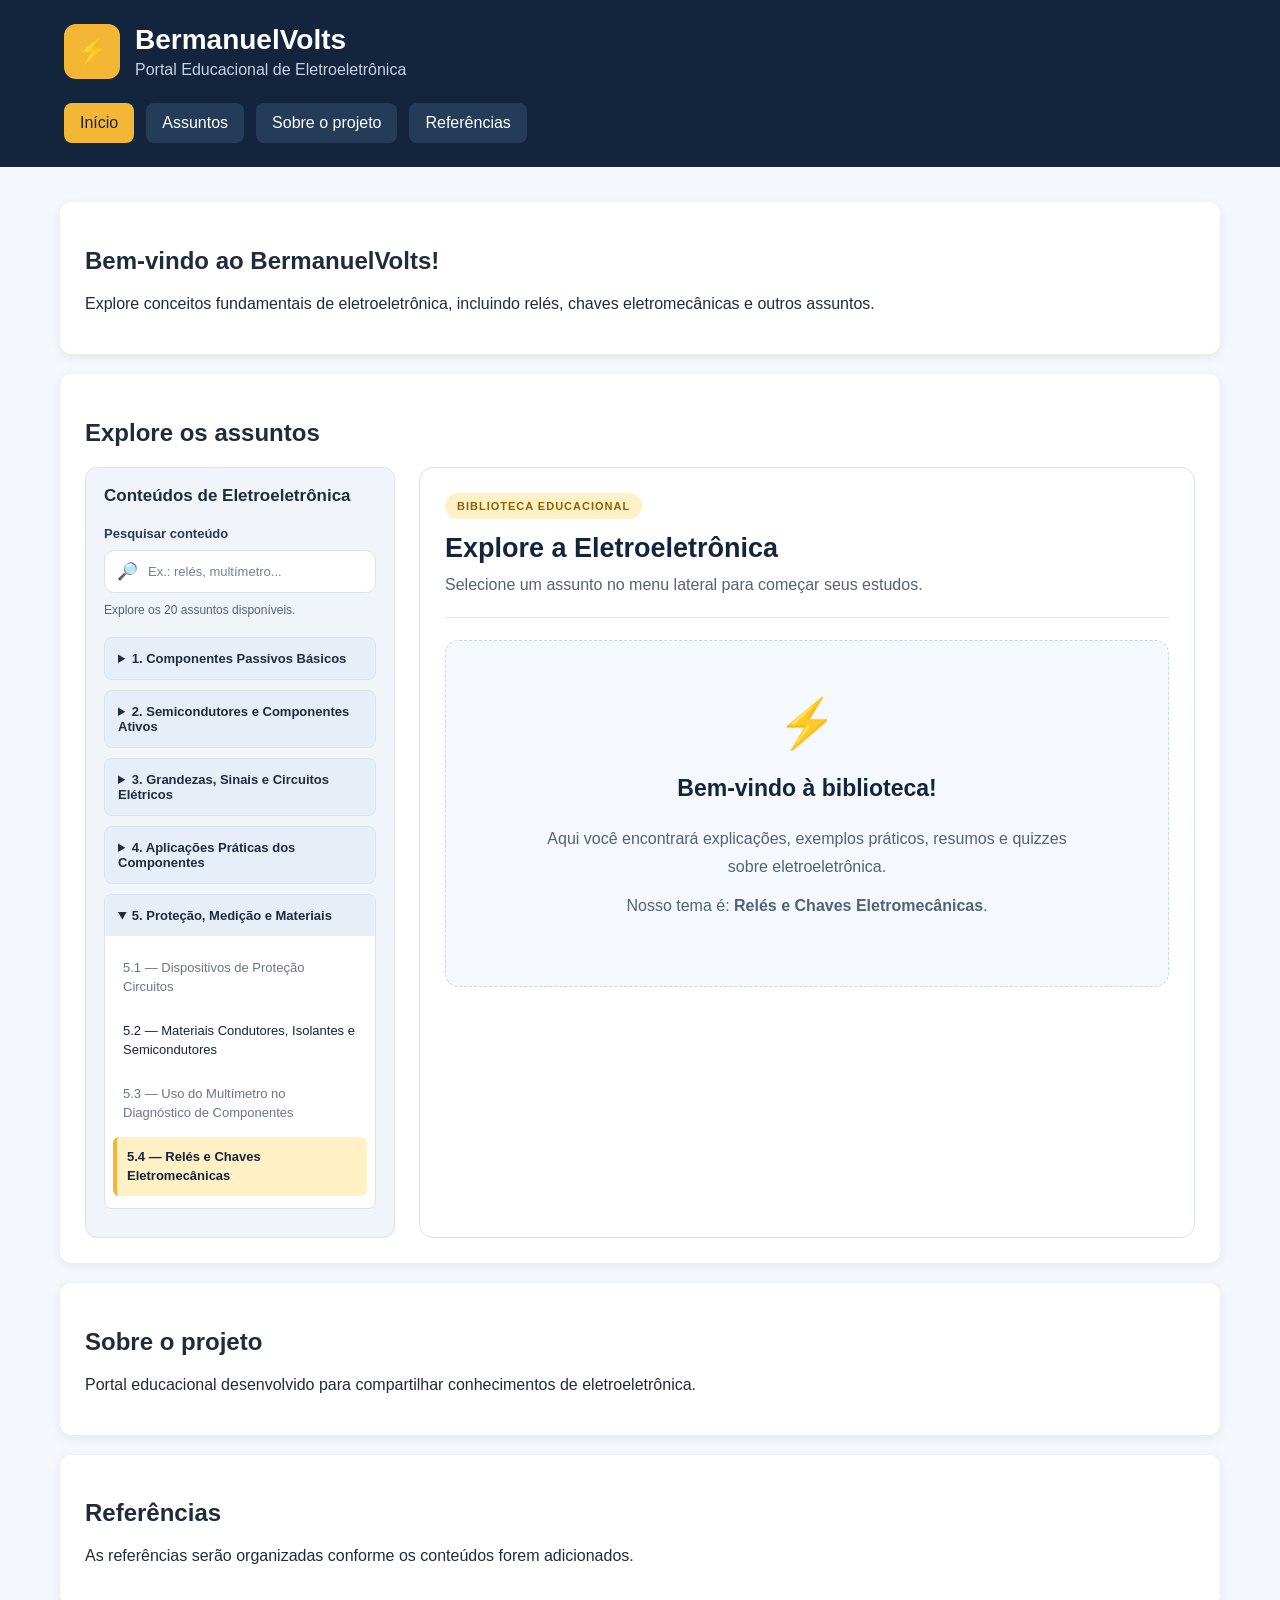
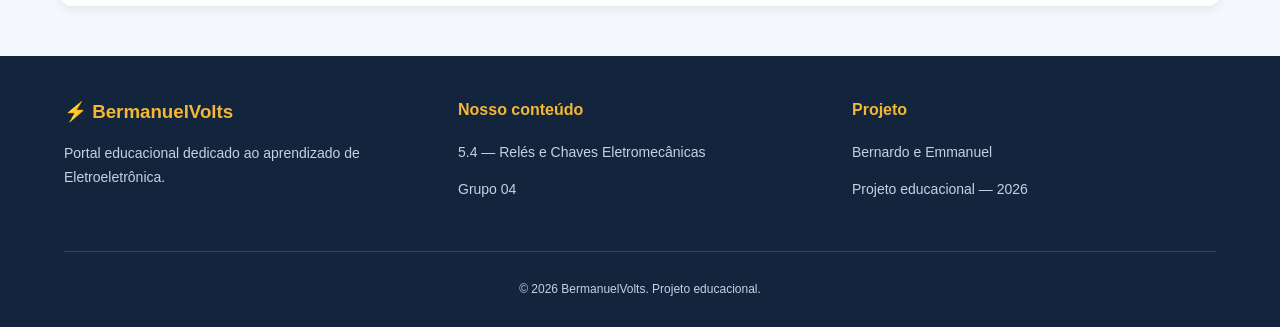
<file: src/index.html>
<!DOCTYPE html>
<html lang="pt-BR">

<head>
  <meta charset="UTF-8">
  <meta name="viewport" content="width=device-width, initial-scale=1.0">
  <meta name="description" content="Portal educacional de eletroeletrônica BermanuelVolts.">
  <title>BermanuelVolts | Portal Educacional</title>
  <link rel="stylesheet" href="style.css">
  <script src="script.js" defer></script>
</head>

<body>
  <header class="cabecalho">
    <div class="marca">
      <span class="marca-icone" aria-hidden="true">⚡</span>
      <div>
        <h1>BermanuelVolts</h1>
        <p>Portal Educacional de Eletroeletrônica</p>
      </div>
    </div>

    <nav class="navegacao" aria-label="Navegação principal">
      <a href="#inicio" class="ativo">Início</a>
      <a href="#assuntos">Assuntos</a>
      <a href="#sobre">Sobre o projeto</a>
      <a href="#referencias">Referências</a>
    </nav>
  </header>

  <main id="inicio">
    <section class="boas-vindas">
      <h2>Bem-vindo ao BermanuelVolts!</h2>
      <p>
        Explore conceitos fundamentais de eletroeletrônica,
        incluindo relés, chaves eletromecânicas e outros assuntos.
      </p>
    </section>

    <section id="assuntos">
      <h2>Explore os assuntos</h2>

      <div class="layout-assuntos">

        <aside class="sidebar" aria-label="Menu de assuntos">
          <h3>Conteúdos de Eletroeletrônica</h3>

          <div class="pesquisa-container">
            <label for="pesquisa-assuntos">
              Pesquisar conteúdo
            </label>

            <div class="pesquisa-campo">
              <span aria-hidden="true">🔎</span>

              <input type="search" id="pesquisa-assuntos" placeholder="Ex.: relés, multímetro..." autocomplete="off"
                aria-controls="menu-assuntos">
            </div>

            <p id="resultado-pesquisa" role="status" aria-live="polite">
              Explore os 20 assuntos disponíveis.
            </p>
          </div>

          <nav id="menu-assuntos" aria-label="Assuntos disponíveis"></nav>
        </aside>



        <article class="painel-assuntos">
          <div class="painel-topo">
            <div>
              <span class="painel-etiqueta">
                BIBLIOTECA EDUCACIONAL
              </span>

              <h2 id="titulo-conteudo">
                Explore a Eletroeletrônica
              </h2>

              <p id="descricao-conteudo">
                Selecione um assunto no menu lateral
                para começar seus estudos.
              </p>
            </div>
          </div>

          <div id="area-conteudo" class="area-conteudo">
            <div class="estado-inicial">
              <span class="estado-icone" aria-hidden="true">⚡</span>

              <h3>Bem-vindo à biblioteca!</h3>

              <p>
                Aqui você encontrará explicações,
                exemplos práticos, resumos e quizzes
                sobre eletroeletrônica.
              </p>

              <p>
                Nosso tema é:
                <strong>Relés e Chaves Eletromecânicas</strong>.
              </p>
            </div>
          </div>
        </article>

      </div>
    </section>

    <section id="sobre">
      <h2>Sobre o projeto</h2>
      <p>Portal educacional desenvolvido para compartilhar conhecimentos de eletroeletrônica.</p>
    </section>

    <section id="referencias">
      <h2>Referências</h2>
      <p>As referências serão organizadas conforme os conteúdos forem adicionados.</p>
    </section>
  </main>

  <footer class="rodape">
    <div class="rodape-conteudo">
      <div>
        <h3>⚡ BermanuelVolts</h3>
        <p>
          Portal educacional dedicado ao aprendizado
          de Eletroeletrônica.
        </p>
      </div>

      <div>
        <h4>Nosso conteúdo</h4>
        <p>5.4 — Relés e Chaves Eletromecânicas</p>
        <p>Grupo 04</p>
      </div>

      <div>
        <h4>Projeto</h4>
        <p>Bernardo e Emmanuel</p>
        <p>Projeto educacional — 2026</p>
      </div>
    </div>

    <div class="rodape-final">
      <p>© 2026 BermanuelVolts. Projeto educacional.</p>
    </div>
  </footer>

</body>

</html>
</file>
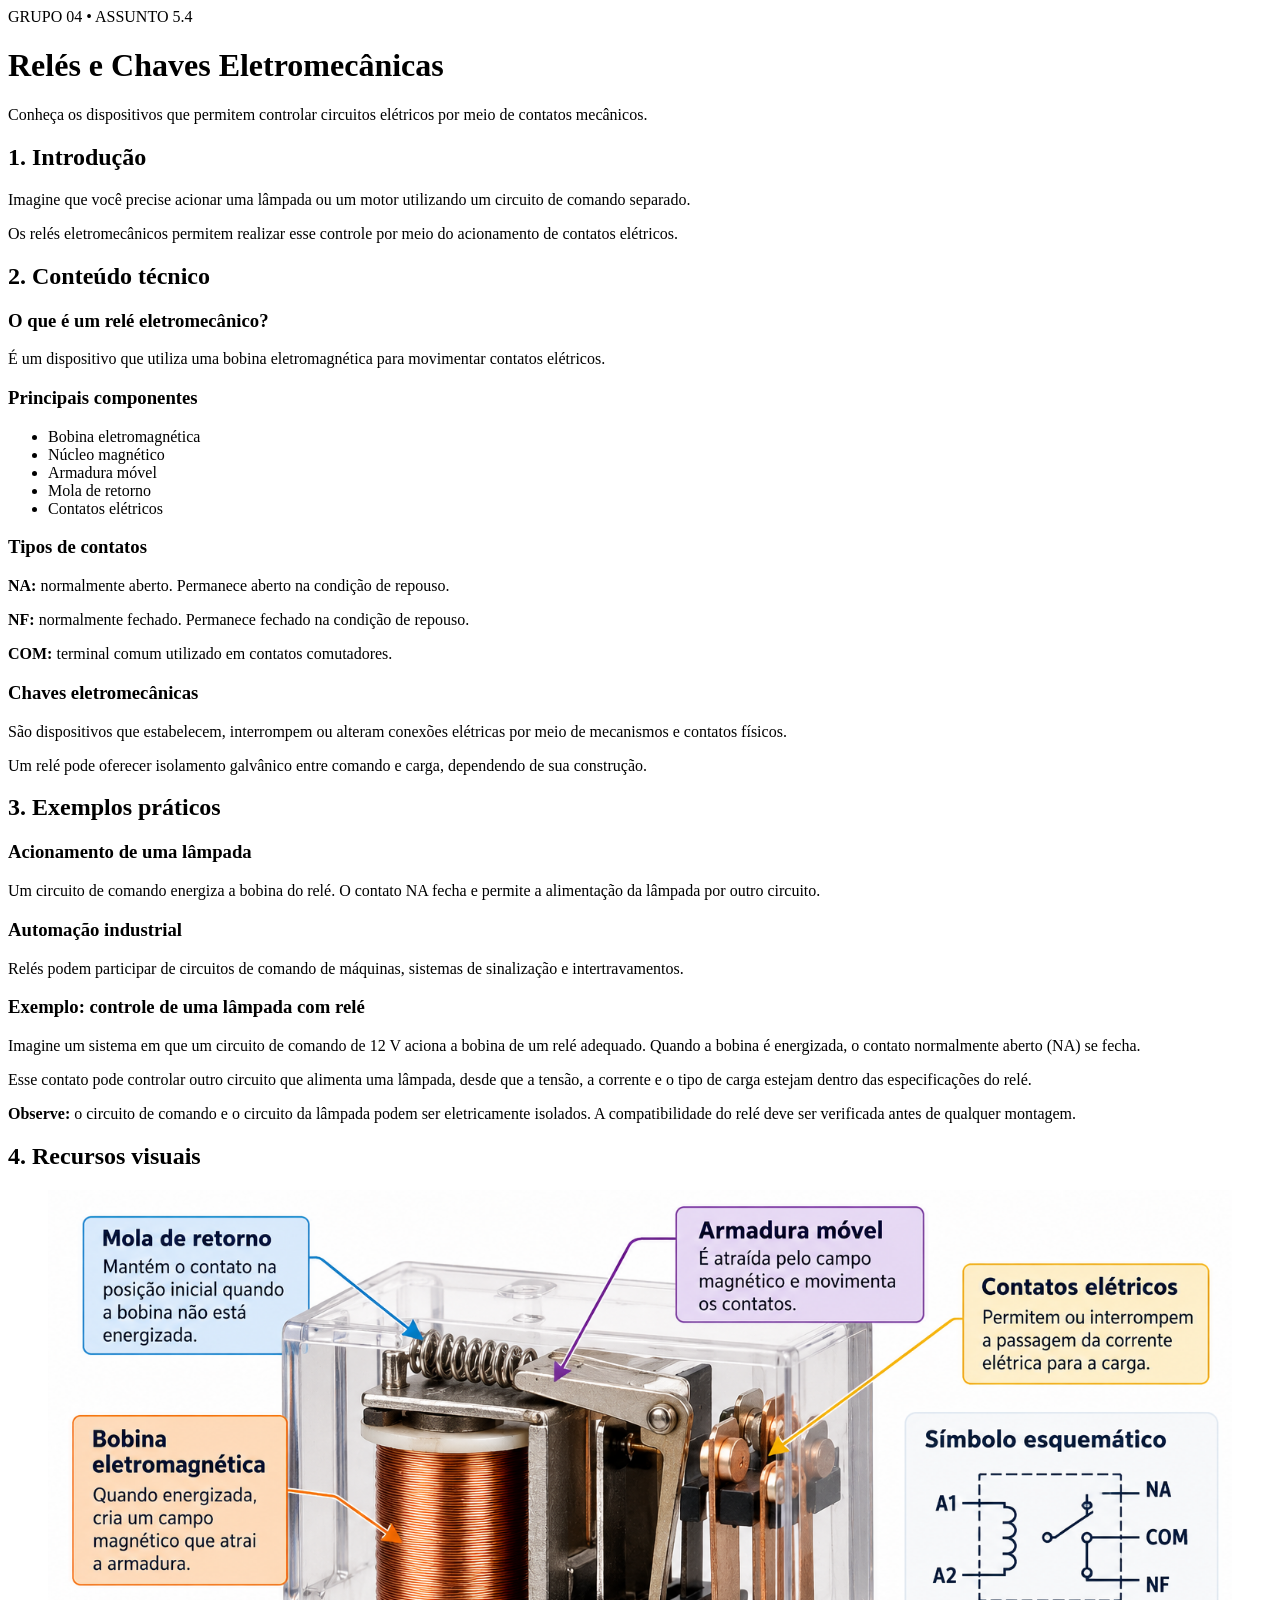
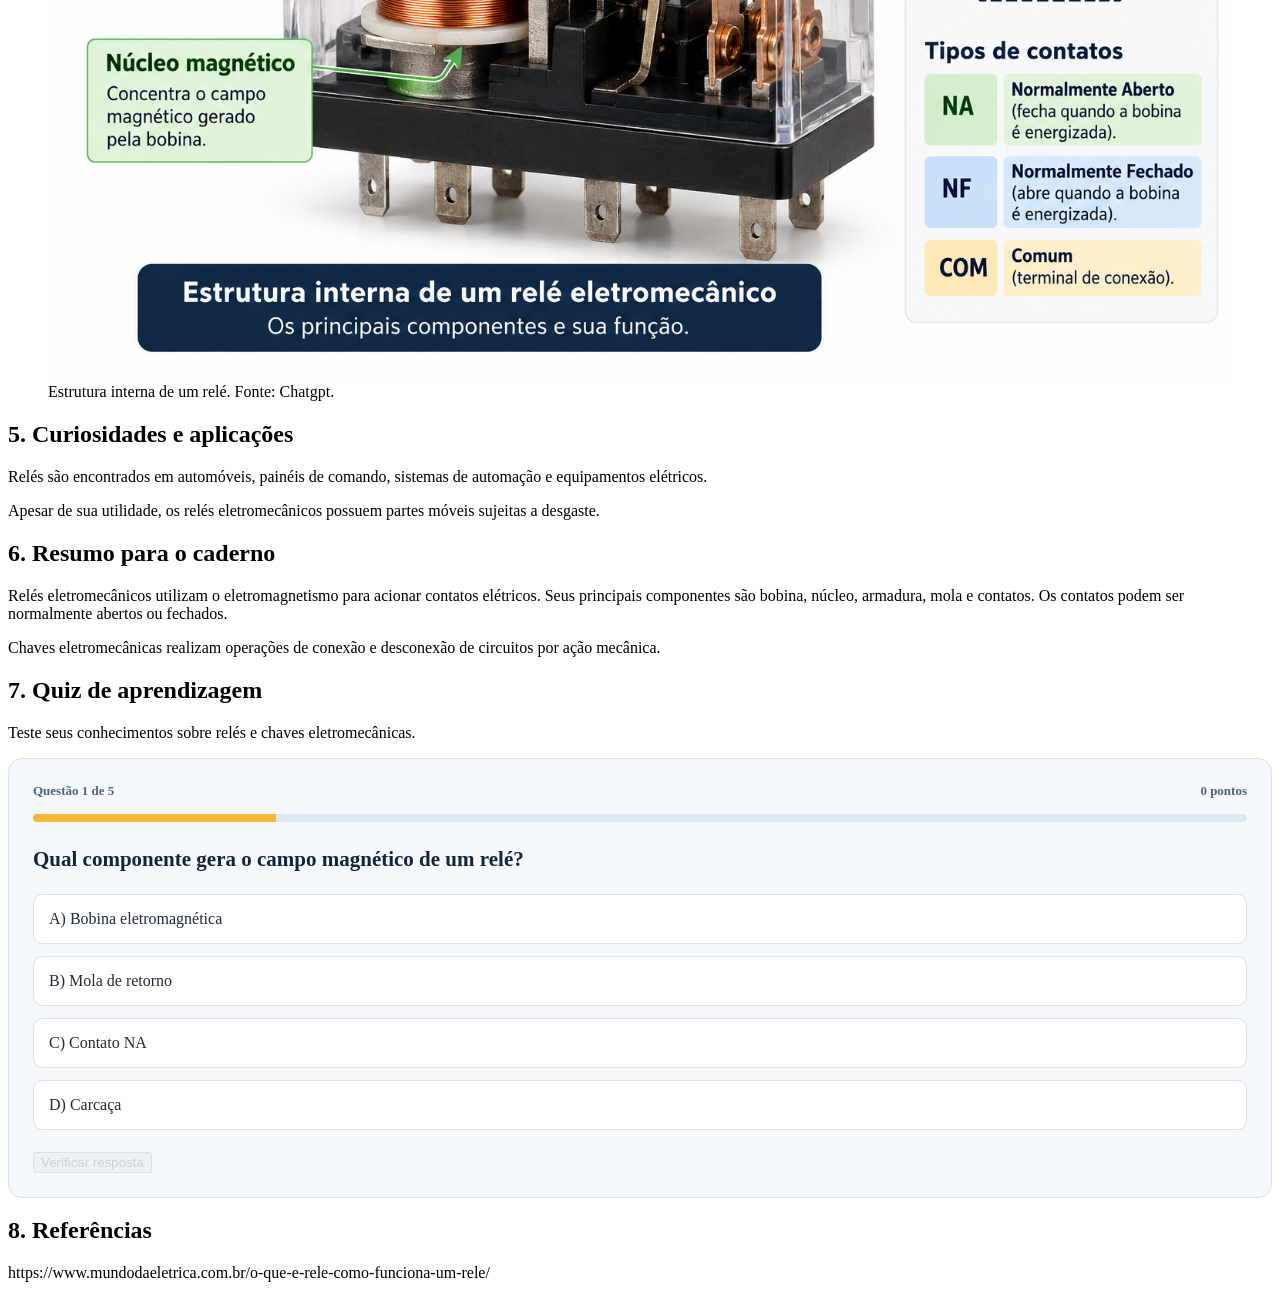
<file: src/conteudos/grupo-04.html>
<!DOCTYPE html>
<html lang="pt-BR">

<head>
    <meta charset="UTF-8">
    <meta name="viewport" content="width=device-width, initial-scale=1.0">

    <title>5.4 — Relés e Chaves Eletromecânicas</title>

    <style>
        
/* Quiz interativo */

.quiz-container {
  background: #f5f8fc;
  border: 1px solid #d9e2ed;
  border-radius: 14px;
  padding: 24px;
}

.quiz-topo {
  display: flex;
  justify-content: space-between;
  gap: 10px;
  color: #526277;
  font-size: 13px;
  font-weight: 600;
}

.quiz-barra {
  height: 8px;
  background: #dfe7f0;
  border-radius: 10px;
  overflow: hidden;
  margin: 15px 0 25px;
}

#quiz-barra-progresso {
  height: 100%;
  width: 0;
  background: #f3b735;
  transition: width 0.3s;
}

#quiz-pergunta {
  color: #13243d;
  font-size: 21px;
}

#quiz-alternativas {
  display: grid;
  gap: 12px;
  margin: 22px 0;
}

.quiz-alternativa {
  width: 100%;
  padding: 15px;
  text-align: left;
  color: #202b3b;
  background: white;
  border: 1px solid #d9e2ed;
  border-radius: 9px;
  cursor: pointer;
  font: inherit;
  transition: background 0.2s, border-color 0.2s;
}

.quiz-alternativa:hover:not(:disabled) {
  background: #e8f0fa;
}

.quiz-alternativa.selecionada {
  border-color: #c18b16;
  background: #fff0c5;
}

.quiz-alternativa.correta {
  background: #dff5e6;
  border-color: #31945b;
}

.quiz-alternativa.incorreta {
  background: #fde7e7;
  border-color: #d35454;
}

.quiz-alternativa:disabled {
  cursor: default;
  opacity: 1;
}

#quiz-feedback {
  font-weight: 600;
  color: #253c59;
}

#quiz-botao:disabled {
  opacity: 0.5;
  cursor: not-allowed;
}

@media (max-width: 600px) {
  .quiz-container {
    padding: 15px;
  }

  #quiz-pergunta {
    font-size: 18px;
  }
}
 
/* Responsividade da página individual */

img,
video,
svg {
  max-width: 100%;
  height: auto;
}

.conteudo {
  width: 100%;
  min-width: 0;
}

section,
.hero {
  overflow-wrap: anywhere;
}

@media (max-width: 600px) {
  .conteudo {
    padding: 10px;
  }

  .hero,
  section {
    padding: 18px;
    border-radius: 10px;
  }

  .hero h1 {
    font-size: 24px;
  }

  .quiz-container {
    padding: 14px;
  }

  .quiz-alternativa {
    padding: 13px;
    font-size: 14px;
  }
}

    </style>
</head>

<body>
    <main class="conteudo">

        <!-- 1. TÍTULO -->
        <header class="hero">
            <span>GRUPO 04 • ASSUNTO 5.4</span>
            <h1>Relés e Chaves Eletromecânicas</h1>
            <p>
                Conheça os dispositivos que permitem
                controlar circuitos elétricos por meio
                de contatos mecânicos.
            </p>
        </header>

        <!-- 2. INTRODUÇÃO -->
        <section id="introducao">
            <h2>1. Introdução</h2>

            <p>
                Imagine que você precise acionar uma
                lâmpada ou um motor utilizando um
                circuito de comando separado.
            </p>

            <p>
                Os relés eletromecânicos permitem
                realizar esse controle por meio do
                acionamento de contatos elétricos.
            </p>
        </section>

        <!-- 3. CONTEÚDO TÉCNICO -->
        <section id="conteudo-tecnico">
            <h2>2. Conteúdo técnico</h2>

            <h3>O que é um relé eletromecânico?</h3>

            <p>
                É um dispositivo que utiliza uma
                bobina eletromagnética para movimentar
                contatos elétricos.
            </p>

            <h3>Principais componentes</h3>

            <ul>
                <li>Bobina eletromagnética</li>
                <li>Núcleo magnético</li>
                <li>Armadura móvel</li>
                <li>Mola de retorno</li>
                <li>Contatos elétricos</li>
            </ul>

            <h3>Tipos de contatos</h3>

            <p>
                <strong>NA:</strong> normalmente aberto.
                Permanece aberto na condição de repouso.
            </p>

            <p>
                <strong>NF:</strong> normalmente fechado.
                Permanece fechado na condição de repouso.
            </p>

            <p>
                <strong>COM:</strong> terminal comum
                utilizado em contatos comutadores.
            </p>

            <h3>Chaves eletromecânicas</h3>

            <p>
                São dispositivos que estabelecem,
                interrompem ou alteram conexões
                elétricas por meio de mecanismos
                e contatos físicos.
            </p>

            <div class="destaque">
                Um relé pode oferecer isolamento
                galvânico entre comando e carga,
                dependendo de sua construção.
            </div>
        </section>

        <!-- 4. EXEMPLOS PRÁTICOS -->
        <section id="exemplos">
            <h2>3. Exemplos práticos</h2>

            <h3>Acionamento de uma lâmpada</h3>

            <p>
                Um circuito de comando energiza
                a bobina do relé. O contato NA
                fecha e permite a alimentação
                da lâmpada por outro circuito.
            </p>

            <h3>Automação industrial</h3>

            <p>
                Relés podem participar de circuitos
                de comando de máquinas, sistemas
                de sinalização e intertravamentos.
            </p>

            <h3>Exemplo: controle de uma lâmpada com relé</h3>

            <p>
                Imagine um sistema em que um circuito de comando
                de 12 V aciona a bobina de um relé adequado.
                Quando a bobina é energizada, o contato
                normalmente aberto (NA) se fecha.
            </p>

            <p>
                Esse contato pode controlar outro circuito
                que alimenta uma lâmpada, desde que a tensão,
                a corrente e o tipo de carga estejam dentro
                das especificações do relé.
            </p>

            <div class="destaque">
                <strong>Observe:</strong>
                o circuito de comando e o circuito da lâmpada
                podem ser eletricamente isolados.
                A compatibilidade do relé deve ser verificada
                antes de qualquer montagem.
            </div>

        </section>

        <!-- 5. RECURSOS VISUAIS -->
        <section id="recursos-visuais">
            <h2>4. Recursos visuais</h2>

            <figure>
                <img src="imagens/rele-interno.png" alt="Vista interna de um relé eletromecânico"
                    class="imagem-conteudo">
                <figcaption>
                    Estrutura interna de um relé.
                    Fonte: Chatgpt.
                </figcaption>
            </figure>
        </section>

        <!-- 6. CURIOSIDADES -->
        <section id="curiosidades">
            <h2>5. Curiosidades e aplicações</h2>

            <p>
                Relés são encontrados em automóveis,
                painéis de comando, sistemas de
                automação e equipamentos elétricos.
            </p>

            <p>
                Apesar de sua utilidade, os relés
                eletromecânicos possuem partes móveis
                sujeitas a desgaste.
            </p>
        </section>

        <!-- 7. RESUMO -->
        <section id="resumo">
            <h2>6. Resumo para o caderno</h2>

            <p>
                Relés eletromecânicos utilizam o
                eletromagnetismo para acionar contatos
                elétricos. Seus principais componentes
                são bobina, núcleo, armadura, mola e
                contatos. Os contatos podem ser
                normalmente abertos ou fechados.
            </p>

            <p>
                Chaves eletromecânicas realizam
                operações de conexão e desconexão
                de circuitos por ação mecânica.
            </p>
        </section>

        <!-- 8. QUIZ -->
        <section id="quiz">
           
<section id="quiz">
  <h2>7. Quiz de aprendizagem</h2>

  <p>
    Teste seus conhecimentos sobre relés e
    chaves eletromecânicas.
  </p>

  <div class="quiz-container">
    <div class="quiz-topo">
      <span id="quiz-progresso">Questão 1 de 5</span>
      <span id="quiz-pontos">0 pontos</span>
    </div>

    <div class="quiz-barra">
      <div id="quiz-barra-progresso"></div>
    </div>

    <h3 id="quiz-pergunta"></h3>

    <div id="quiz-alternativas"></div>

    <p id="quiz-feedback" role="status" aria-live="polite"></p>

    <button id="quiz-botao" type="button">
      Verificar resposta
    </button>
  </div>
</section>

        </section>

        <!-- 9. REFERÊNCIAS -->
        <section id="referencias">
            <h2>8. Referências</h2>

            <p>
                https://www.mundodaeletrica.com.br/o-que-e-rele-como-funciona-um-rele/
            </p>
        </section>

    </main>

    <script>
      
const perguntas = [
  {
    pergunta: "Qual componente gera o campo magnético de um relé?",
    alternativas: [
      "Bobina eletromagnética",
      "Mola de retorno",
      "Contato NA",
      "Carcaça"
    ],
    correta: 0,
    explicacao: "A bobina produz o campo magnético responsável pelo acionamento."
  },
  {
    pergunta: "O que significa contato NA?",
    alternativas: [
      "Não alimentado",
      "Normalmente aberto",
      "Núcleo ativo",
      "Normalmente acionado"
    ],
    correta: 1,
    explicacao: "O contato NA permanece aberto na condição de repouso."
  },
  {
    pergunta: "O que acontece ao energizar a bobina de um relé típico?",
    alternativas: [
      "A mola desaparece",
      "O núcleo derrete",
      "A armadura se movimenta",
      "Todos os contatos abrem"
    ],
    correta: 2,
    explicacao: "O campo magnético atrai a armadura, alterando os contatos."
  },
  {
    pergunta: "Qual é uma aplicação comum dos relés?",
    alternativas: [
      "Medir temperatura diretamente",
      "Controlar cargas por um circuito de comando",
      "Armazenar dados",
      "Gerar energia elétrica"
    ],
    correta: 1,
    explicacao: "Relés permitem que um circuito de comando acione outro circuito."
  },
  {
    pergunta: "Qual é uma limitação dos relés eletromecânicos?",
    alternativas: [
      "Não possuem contatos",
      "Não utilizam eletromagnetismo",
      "Possuem partes móveis sujeitas a desgaste",
      "Funcionam somente com corrente alternada"
    ],
    correta: 2,
    explicacao: "Os contatos e mecanismos podem sofrer desgaste com o uso."
  }
];

let questaoAtual = 0;
let pontuacao = 0;
let respostaSelecionada = null;
let respostaVerificada = false;

const perguntaElemento = document.getElementById("quiz-pergunta");
const alternativasElemento = document.getElementById("quiz-alternativas");
const feedbackElemento = document.getElementById("quiz-feedback");
const botaoQuiz = document.getElementById("quiz-botao");
const progressoElemento = document.getElementById("quiz-progresso");
const pontosElemento = document.getElementById("quiz-pontos");
const barraElemento = document.getElementById("quiz-barra-progresso");

function mostrarQuestao() {
  const questao = perguntas[questaoAtual];

  respostaSelecionada = null;
  respostaVerificada = false;

  perguntaElemento.textContent = questao.pergunta;
  alternativasElemento.replaceChildren();
  feedbackElemento.textContent = "";

  progressoElemento.textContent =
    `Questão ${questaoAtual + 1} de ${perguntas.length}`;

  pontosElemento.textContent = `${pontuacao} pontos`;

  barraElemento.style.width =
    `${((questaoAtual + 1) / perguntas.length) * 100}%`;

  botaoQuiz.textContent = "Verificar resposta";
  botaoQuiz.disabled = true;

  questao.alternativas.forEach((alternativa, indice) => {
    const botao = document.createElement("button");

    botao.type = "button";
    botao.className = "quiz-alternativa";
    botao.textContent =
      `${String.fromCharCode(65 + indice)}) ${alternativa}`;

    botao.addEventListener("click", () => {
      if (respostaVerificada) return;

      respostaSelecionada = indice;

      document.querySelectorAll(".quiz-alternativa")
        .forEach(elemento => elemento.classList.remove("selecionada"));

      botao.classList.add("selecionada");
      botaoQuiz.disabled = false;
    });

    alternativasElemento.appendChild(botao);
  });
}

function finalizarQuiz() {
  perguntaElemento.textContent = "Desafio concluído!";
  alternativasElemento.replaceChildren();

  progressoElemento.textContent = "Finalizado";
  pontosElemento.textContent = `${pontuacao} pontos`;
  barraElemento.style.width = "100%";

  feedbackElemento.textContent =
    `Você acertou ${pontuacao} de ${perguntas.length} questões. ` +
    (pontuacao === perguntas.length
      ? "Excelente desempenho!"
      : pontuacao >= 3
        ? "Muito bem! Continue estudando."
        : "Revise o conteúdo e tente novamente.");

  botaoQuiz.textContent = "Refazer quiz";
  botaoQuiz.disabled = false;
}

botaoQuiz.addEventListener("click", () => {
  if (questaoAtual >= perguntas.length) {
    questaoAtual = 0;
    pontuacao = 0;
    mostrarQuestao();
    return;
  }

  if (!respostaVerificada) {
    if (respostaSelecionada === null) return;

    respostaVerificada = true;

    const questao = perguntas[questaoAtual];
    const acertou = respostaSelecionada === questao.correta;

    if (acertou) pontuacao++;

    pontosElemento.textContent = `${pontuacao} pontos`;

    feedbackElemento.textContent =
      (acertou ? "Correto! " : "Incorreto. ") +
      questao.explicacao;

    const alternativas = document.querySelectorAll(".quiz-alternativa");

    alternativas.forEach((elemento, indice) => {
      elemento.disabled = true;

      if (indice === questao.correta) {
        elemento.classList.add("correta");
      } else if (indice === respostaSelecionada) {
        elemento.classList.add("incorreta");
      }
    });

    botaoQuiz.textContent =
      questaoAtual === perguntas.length - 1
        ? "Ver resultado"
        : "Próxima questão";
  } else {
    questaoAtual++;

    if (questaoAtual < perguntas.length) {
      mostrarQuestao();
    } else {
      finalizarQuiz();
    }
  }
});

mostrarQuestao();

    </script>
</body>

</html>
</file>
<file: src/style.css>
:root {
  --cor-primaria: #13243d;
  --cor-secundaria: #253c59;
  --cor-destaque: #f3b735;
  --cor-fundo: #f4f7fb;
  --cor-texto: #202b3b;
}

* {
  box-sizing: border-box;
}

html {
  scroll-behavior: smooth;
}

body {
  margin: 0;
  font-family: Arial, sans-serif;
  background: var(--cor-fundo);
  color: var(--cor-texto);
}

.cabecalho {
  background: var(--cor-primaria);
  color: white;
  padding: 24px 5%;
}

.marca {
  display: flex;
  align-items: center;
  gap: 15px;
}

.marca h1 {
  margin: 0;
  font-size: 28px;
}

.marca p {
  margin: 5px 0 0;
  color: #c5d2e5;
}

.marca-icone {
  background: var(--cor-destaque);
  border-radius: 12px;
  padding: 12px;
  font-size: 26px;
}

.navegacao {
  display: flex;
  flex-wrap: wrap;
  gap: 12px;
  margin-top: 24px;
}

.navegacao a {
  color: white;
  text-decoration: none;
  padding: 11px 16px;
  border-radius: 8px;
  background: var(--cor-secundaria);
}

.navegacao a:hover,
.navegacao a.ativo {
  background: var(--cor-destaque);
  color: var(--cor-primaria);
}

main {
  max-width: 1200px;
  margin: 35px auto;
  padding: 0 20px;
}

main section {
  background: white;
  padding: 25px;
  margin-bottom: 20px;
  border-radius: 12px;
  box-shadow: 0 3px 12px #13243d12;
}

@media (max-width: 600px) {
  .marca h1 {
    font-size: 23px;
  }

  .navegacao a {
    flex: 1 1 auto;
    text-align: center;
  }
}

.layout-assuntos {
  display: grid;
  grid-template-columns: 310px minmax(0, 1fr);
  gap: 24px;
  margin-top: 20px;
}

.sidebar {
  background: #f1f5fa;
  border: 1px solid #d9e2ed;
  border-radius: 12px;
  padding: 18px;
}

.sidebar h3 {
  margin-top: 0;
  font-size: 17px;
}

.grupo-menu {
  margin-bottom: 10px;
  border: 1px solid #d9e2ed;
  border-radius: 8px;
  overflow: hidden;
  background: white;
}

.grupo-menu summary {
  padding: 13px;
  font-weight: bold;
  font-size: 13px;
  cursor: pointer;
  background: #e7eef7;
}

.grupo-menu ul {
  list-style: none;
  padding: 8px;
  margin: 0;
}

.grupo-menu li {
  margin: 4px 0;
}

.grupo-menu a,
.assunto-pendente {
  display: block;
  padding: 10px;
  border-radius: 6px;
  font-size: 13px;
  line-height: 1.5;
}

.grupo-menu a {
  color: #13243d;
  text-decoration: none;
}

.grupo-menu a:hover {
  background: #e7eef7;
}

.grupo-menu .assunto-nosso {
  background: #fff0c5;
  font-weight: bold;
  border-left: 4px solid #f3b735;
}

.assunto-pendente {
  color: #687589;
  cursor: default;
}

.painel-assuntos {
  min-width: 0;
  padding: 20px;
  background: white;
  border: 1px solid #d9e2ed;
  border-radius: 12px;
}

@media (max-width: 800px) {
  .layout-assuntos {
    grid-template-columns: 1fr;
  }
}

.painel-assuntos {
  background: #ffffff;
  border: 1px solid #d9e2ed;
  border-radius: 14px;
  padding: 25px;
  min-width: 0;
}

.painel-topo {
  border-bottom: 1px solid #e1e7ef;
  padding-bottom: 20px;
  margin-bottom: 22px;
}

.painel-etiqueta {
  display: inline-block;
  color: #8b6400;
  background: #fff1c7;
  padding: 7px 12px;
  border-radius: 20px;
  font-size: 11px;
  font-weight: bold;
  letter-spacing: 1px;
}

.painel-topo h2 {
  color: #13243d;
  font-size: 27px;
  margin: 14px 0 8px;
}

.painel-topo p {
  color: #526277;
  line-height: 1.6;
  margin: 0;
}

.area-conteudo {
  min-height: 360px;
}

.estado-inicial {
  background: #f5f8fc;
  border: 1px dashed #cbd7e5;
  border-radius: 14px;
  padding: 55px 25px;
  text-align: center;
}

.estado-icone {
  font-size: 48px;
  display: block;
  margin-bottom: 15px;
}

.estado-inicial h3 {
  color: #13243d;
  font-size: 23px;
}

.estado-inicial p {
  max-width: 520px;
  margin: 12px auto;
  line-height: 1.7;
  color: #526277;
}

.rodape {
  background: #13243d;
  color: #ffffff;
  margin-top: 50px;
  padding: 45px 5% 0;
}

.rodape-conteudo {
  max-width: 1200px;
  margin: 0 auto;
  display: grid;
  grid-template-columns: repeat(3, minmax(0, 1fr));
  gap: 30px;
  padding-bottom: 35px;
}

.rodape h3,
.rodape h4 {
  color: #f3b735;
  margin-top: 0;
}

.rodape p {
  color: #c5d2e5;
  font-size: 14px;
  line-height: 1.7;
}

.rodape-final {
  border-top: 1px solid #334763;
  padding: 15px;
  text-align: center;
}

.rodape-final p {
  font-size: 12px;
}

@media (max-width: 800px) {
  .rodape-conteudo {
    grid-template-columns: 1fr;
    gap: 18px;
  }

  .painel-assuntos {
    padding: 16px;
  }

  .painel-topo h2 {
    font-size: 22px;
  }

  .estado-inicial {
    padding: 35px 15px;
  }
}

.iframe-conteudo {
  display: block;
  width: 100%;
  height: 650px;
  border: 1px solid #d9e2ed;
  border-radius: 10px;
  background: #ffffff;
}

.aviso-indisponivel {
  background: #fff4dc;
  color: #705000;
  border: 1px solid #e8d29a;
  border-radius: 10px;
  padding: 20px;
  line-height: 1.6;
}


/* ==========================================
   TAREFA 16 — BARRA DE PESQUISA
   ========================================== */

.pesquisa-container {
  margin: 20px 0;
}

.pesquisa-container label {
  display: block;
  font-size: 13px;
  font-weight: 600;
  color: #253c59;
  margin-bottom: 9px;
}

.pesquisa-campo {
  display: flex;
  align-items: center;
  gap: 10px;

  background: #ffffff;
  border: 1px solid #d9e2ed;
  border-radius: 10px;

  padding: 0 12px;
  transition: border-color 0.2s, box-shadow 0.2s;
}

.pesquisa-campo:focus-within {
  border-color: #c18b16;
  box-shadow: 0 0 0 3px rgba(243, 183, 53, 0.18);
}

.pesquisa-campo span {
  font-size: 17px;
}

#pesquisa-assuntos {
  width: 100%;
  min-width: 0;
  padding: 13px 0;

  border: none;
  outline: none;
  background: transparent;

  color: #202b3b;
  font-family: inherit;
  font-size: 13px;
}

#pesquisa-assuntos::placeholder {
  color: #738196;
}

#resultado-pesquisa {
  margin: 10px 0 0;
  font-size: 12px;
  color: #526277;
}

.grupo-menu[hidden],
.grupo-menu li[hidden] {
  display: none !important;
}

/* ======================================
   TAREFA 20 — AJUSTES RESPONSIVOS
   ====================================== */

html,
body {
  max-width: 100%;
}

img,
video,
svg {
  max-width: 100%;
  height: auto;
}

.layout-assuntos,
.painel-assuntos,
.sidebar {
  min-width: 0;
}

.painel-assuntos,
.area-conteudo {
  overflow-wrap: anywhere;
}

.iframe-conteudo {
  display: block;
  width: 100%;
  max-width: 100%;
  border: 1px solid #d9e2ed;
}

@media (max-width: 800px) {
  .layout-assuntos {
    display: grid;
    grid-template-columns: minmax(0, 1fr);
  }

  .sidebar,
  .painel-assuntos {
    width: 100%;
  }

  .navegacao {
    display: flex;
    flex-wrap: wrap;
  }

  .rodape-conteudo {
    grid-template-columns: minmax(0, 1fr);
  }
}

@media (max-width: 420px) {
  .cabecalho {
    padding: 16px 12px;
  }

  .marca {
    gap: 10px;
  }

  .marca h1 {
    font-size: 20px;
    overflow-wrap: anywhere;
  }

  .navegacao a {
    flex: 1 1 calc(50% - 8px);
    font-size: 12px;
  }

  main {
    padding: 0 10px;
  }

  main section {
    padding: 16px;
  }

  .sidebar {
    padding: 12px;
  }

  .painel-assuntos {
    padding: 12px;
  }

  .iframe-conteudo {
    height: 600px;
  }
}
</file>
